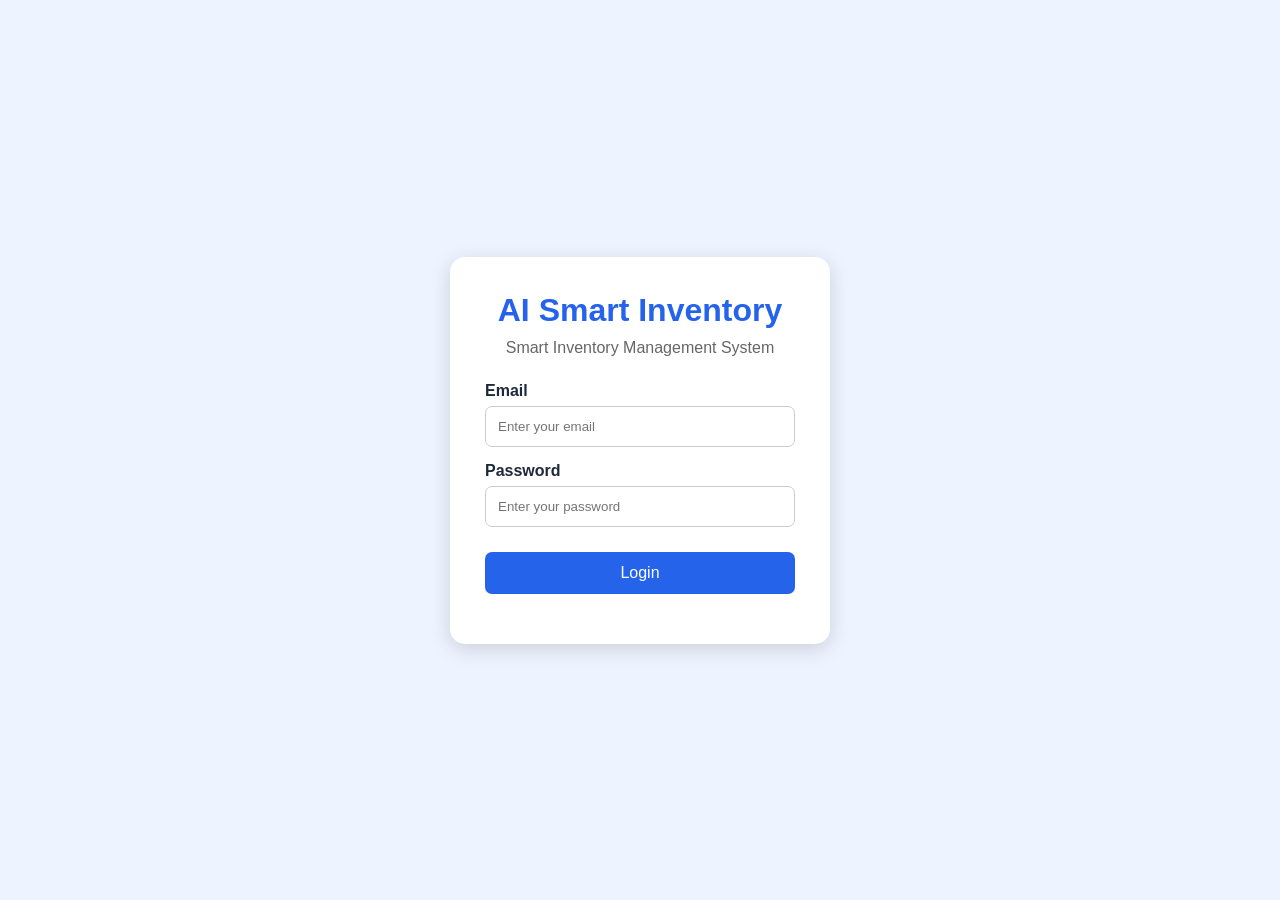
<file: index.html>
<!DOCTYPE html>
<html lang="en">

<head>
    <meta charset="UTF-8">
    <meta name="viewport" content="width=device-width, initial-scale=1.0">

    <title>AI Smart Inventory System</title>

    <link rel="stylesheet" href="style.css">
</head>

<body>

    <div class="login-container">

        <div class="login-box">

            <h1>AI Smart Inventory</h1>

            <p class="subtitle">
                Smart Inventory Management System
            </p>

            <form onsubmit="login(event)">

                <label>Email</label>

                <input
                    type="email"
                    id="email"
                    placeholder="Enter your email"
                    required
                >

                <label>Password</label>

                <input
                    type="password"
                    id="password"
                    placeholder="Enter your password"
                    required
                >

                <button type="submit">
                    Login
                </button>

            </form>

            <p id="message"></p>

        </div>

    </div>

    <script src="script.js"></script>

</body>

</html>
</file>
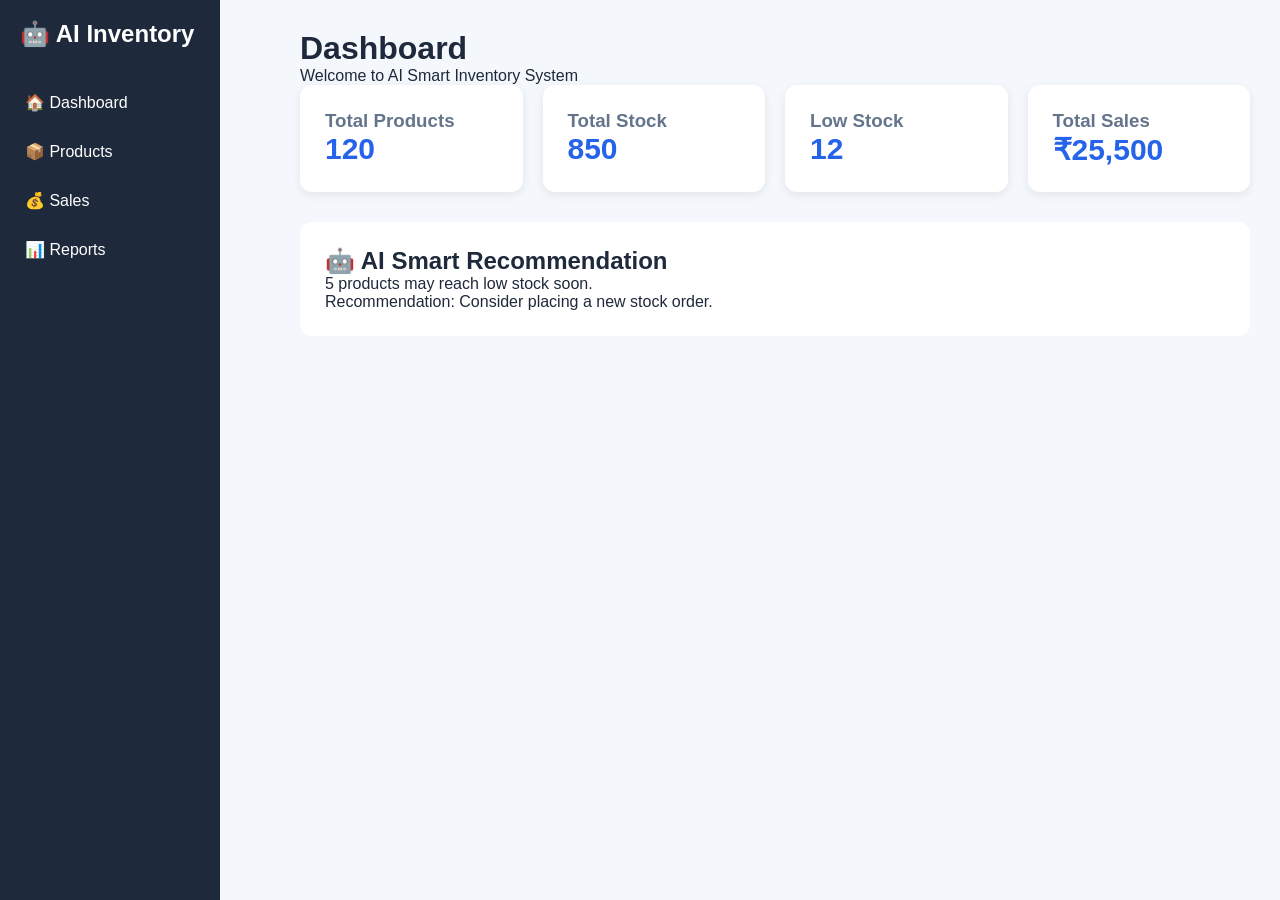
<file: dashboart.html>
<!DOCTYPE html>
<html lang="en">

<head>
    <meta charset="UTF-8">
    <meta name="viewport" content="width=device-width, initial-scale=1.0">

    <title>AI Smart Inventory - Dashboard</title>

    <link rel="stylesheet" href="style.css">

    <style>
        body {
            margin: 0;
            font-family: Arial, sans-serif;
            background: #f4f7fb;
        }

        .sidebar {
            position: fixed;
            left: 0;
            top: 0;
            width: 220px;
            height: 100vh;
            background: #1e293b;
            color: white;
            padding: 20px;
        }

        .sidebar h2 {
            margin-bottom: 30px;
        }

        .sidebar a {
            display: block;
            color: white;
            text-decoration: none;
            padding: 15px 5px;
        }

        .sidebar a:hover {
            background: #334155;
        }

        .main {
            margin-left: 270px;
            padding: 30px;
        }

        .cards {
            display: grid;
            grid-template-columns: repeat(4, 1fr);
            gap: 20px;
        }

        .card {
            background: white;
            padding: 25px;
            border-radius: 12px;
            box-shadow: 0 3px 10px rgba(0,0,0,0.08);
        }

        .card h3 {
            color: #64748b;
        }

        .card h2 {
            color: #2563eb;
            font-size: 30px;
        }

        .ai-box {
            background: white;
            margin-top: 30px;
            padding: 25px;
            border-radius: 12px;
        }
    </style>
</head>

<body>

    <div class="sidebar">

        <h2>🤖 AI Inventory</h2>

        <a href="dashboard.html">🏠 Dashboard</a>
        <a href="products.html">📦 Products</a>
        <a href="sales.html">💰 Sales</a>
        <a href="reports.html">📊 Reports</a>

    </div>

    <div class="main">

        <h1>Dashboard</h1>

        <p>Welcome to AI Smart Inventory System</p>

        <div class="cards">

            <div class="card">
                <h3>Total Products</h3>
                <h2>120</h2>
            </div>

            <div class="card">
                <h3>Total Stock</h3>
                <h2>850</h2>
            </div>

            <div class="card">
                <h3>Low Stock</h3>
                <h2>12</h2>
            </div>

            <div class="card">
                <h3>Total Sales</h3>
                <h2>₹25,500</h2>
            </div>

        </div>

        <div class="ai-box">

            <h2>🤖 AI Smart Recommendation</h2>

            <p>5 products may reach low stock soon.</p>

            <p>
                Recommendation:
                Consider placing a new stock order.
            </p>

        </div>

    </div>

</body>

</html>
</file>
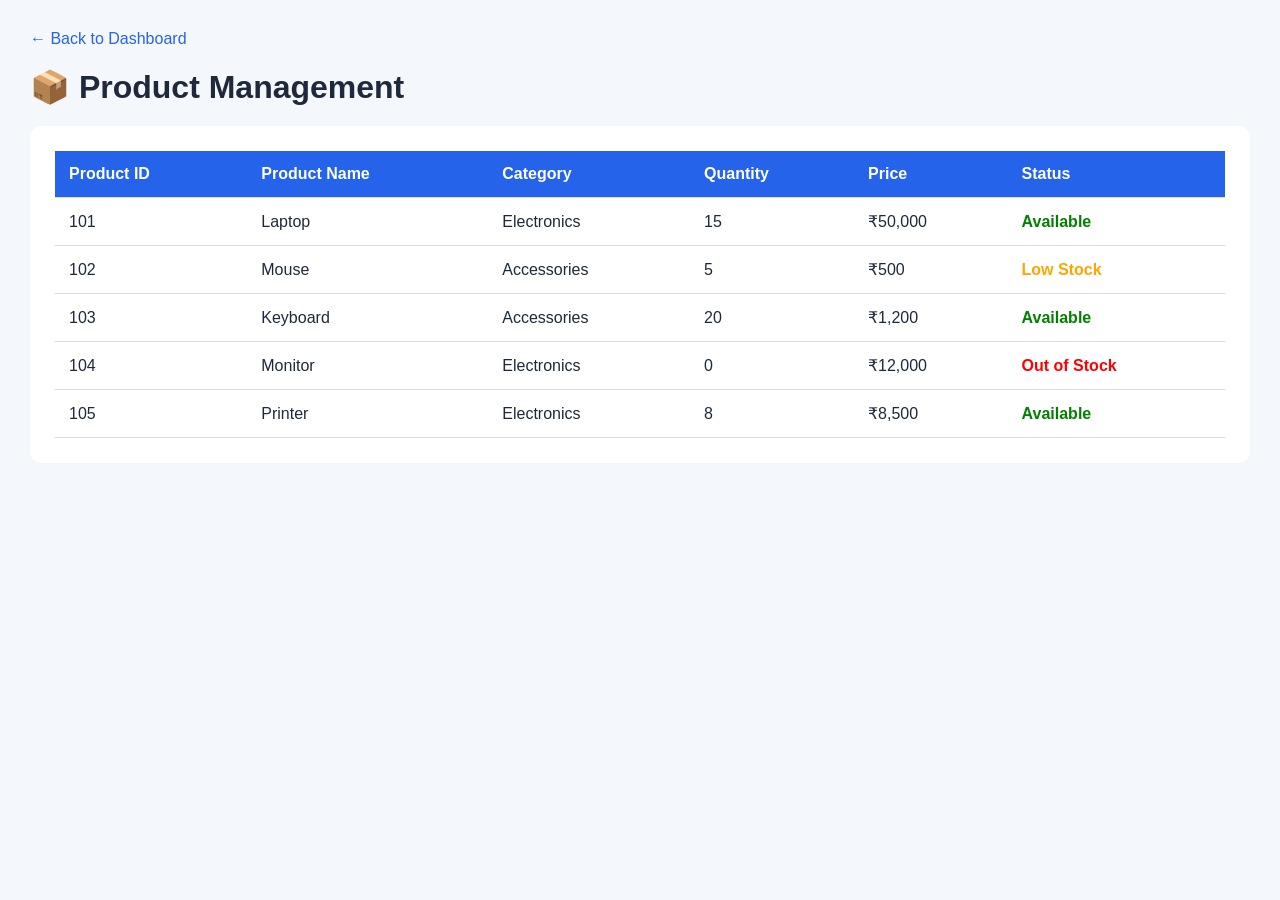
<file: products.html>
<!DOCTYPE html>
<html lang="en">
<head>
    <meta charset="UTF-8">
    <meta name="viewport" content="width=device-width, initial-scale=1.0">
    <title>Products - AI Smart Inventory</title>

    <link rel="stylesheet" href="style.css">

    <style>
        body {
            font-family: Arial, sans-serif;
            background: #f4f7fb;
            margin: 0;
        }

        .main {
            padding: 30px;
        }

        h1 {
            color: #1e293b;
        }

        .product-box {
            background: white;
            padding: 25px;
            margin-top: 20px;
            border-radius: 12px;
            overflow-x: auto;
        }

        table {
            width: 100%;
            border-collapse: collapse;
        }

        th, td {
            padding: 14px;
            border-bottom: 1px solid #ddd;
            text-align: left;
        }

        th {
            background: #2563eb;
            color: white;
        }

        .available {
            color: green;
            font-weight: bold;
        }

        .low {
            color: orange;
            font-weight: bold;
        }

        .out {
            color: red;
            font-weight: bold;
        }

        .back {
            display: inline-block;
            margin-bottom: 20px;
            text-decoration: none;
            color: #2563eb;
        }
    </style>
</head>

<body>

<div class="main">

    <a class="back" href="dashboard.html">
        ← Back to Dashboard
    </a>

    <h1>📦 Product Management</h1>

    <div class="product-box">

        <table>

            <tr>
                <th>Product ID</th>
                <th>Product Name</th>
                <th>Category</th>
                <th>Quantity</th>
                <th>Price</th>
                <th>Status</th>
            </tr>

            <tr>
                <td>101</td>
                <td>Laptop</td>
                <td>Electronics</td>
                <td>15</td>
                <td>₹50,000</td>
                <td class="available">Available</td>
            </tr>

            <tr>
                <td>102</td>
                <td>Mouse</td>
                <td>Accessories</td>
                <td>5</td>
                <td>₹500</td>
                <td class="low">Low Stock</td>
            </tr>

            <tr>
                <td>103</td>
                <td>Keyboard</td>
                <td>Accessories</td>
                <td>20</td>
                <td>₹1,200</td>
                <td class="available">Available</td>
            </tr>

            <tr>
                <td>104</td>
                <td>Monitor</td>
                <td>Electronics</td>
                <td>0</td>
                <td>₹12,000</td>
                <td class="out">Out of Stock</td>
            </tr>

            <tr>
                <td>105</td>
                <td>Printer</td>
                <td>Electronics</td>
                <td>8</td>
                <td>₹8,500</td>
                <td class="available">Available</td>
            </tr>

        </table>

    </div>

</div>

</body>
</html>
</file>
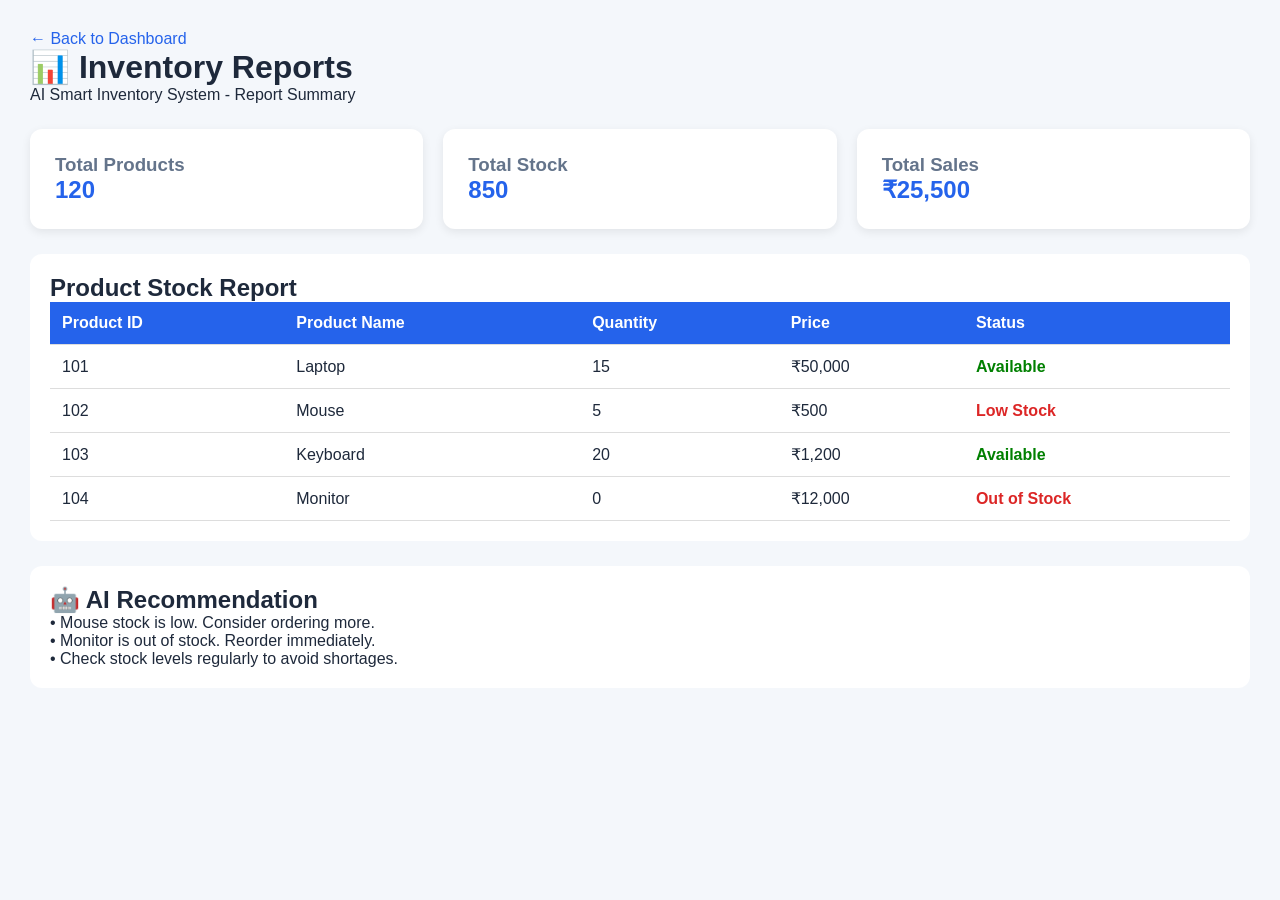
<file: reports.html>
<!DOCTYPE html>
<html lang="en">

<head>
    <meta charset="UTF-8">
    <meta name="viewport" content="width=device-width, initial-scale=1.0">

    <title>Reports - AI Smart Inventory</title>

    <link rel="stylesheet" href="style.css">

    <style>
        body {
            font-family: Arial, sans-serif;
            background: #f4f7fb;
            margin: 0;
        }

        .main {
            padding: 30px;
        }

        h1 {
            color: #1e293b;
        }

        .back {
            color: #2563eb;
            text-decoration: none;
        }

        .cards {
            display: grid;
            grid-template-columns: repeat(3, 1fr);
            gap: 20px;
            margin-top: 25px;
        }

        .card {
            background: white;
            padding: 25px;
            border-radius: 12px;
            box-shadow: 0 3px 10px rgba(0, 0, 0, 0.08);
        }

        .card h3 {
            color: #64748b;
        }

        .card h2 {
            color: #2563eb;
        }

        .report-box {
            background: white;
            padding: 20px;
            margin-top: 25px;
            border-radius: 12px;
            overflow-x: auto;
        }

        table {
            width: 100%;
            border-collapse: collapse;
        }

        th, td {
            padding: 12px;
            text-align: left;
            border-bottom: 1px solid #ddd;
        }

        th {
            background: #2563eb;
            color: white;
        }

        .low {
            color: #dc2626;
            font-weight: bold;
        }

        .available {
            color: green;
            font-weight: bold;
        }

        @media (max-width: 700px) {
            .cards {
                grid-template-columns: 1fr;
            }
        }
    </style>
</head>

<body>

    <div class="main">

        <a class="back" href="dashboard.html">
            ← Back to Dashboard
        </a>

        <h1>📊 Inventory Reports</h1>

        <p>AI Smart Inventory System - Report Summary</p>

        <div class="cards">

            <div class="card">
                <h3>Total Products</h3>
                <h2>120</h2>
            </div>

            <div class="card">
                <h3>Total Stock</h3>
                <h2>850</h2>
            </div>

            <div class="card">
                <h3>Total Sales</h3>
                <h2>₹25,500</h2>
            </div>

        </div>

        <div class="report-box">

            <h2>Product Stock Report</h2>

            <table>

                <tr>
                    <th>Product ID</th>
                    <th>Product Name</th>
                    <th>Quantity</th>
                    <th>Price</th>
                    <th>Status</th>
                </tr>

                <tr>
                    <td>101</td>
                    <td>Laptop</td>
                    <td>15</td>
                    <td>₹50,000</td>
                    <td class="available">Available</td>
                </tr>

                <tr>
                    <td>102</td>
                    <td>Mouse</td>
                    <td>5</td>
                    <td>₹500</td>
                    <td class="low">Low Stock</td>
                </tr>

                <tr>
                    <td>103</td>
                    <td>Keyboard</td>
                    <td>20</td>
                    <td>₹1,200</td>
                    <td class="available">Available</td>
                </tr>

                <tr>
                    <td>104</td>
                    <td>Monitor</td>
                    <td>0</td>
                    <td>₹12,000</td>
                    <td class="low">Out of Stock</td>
                </tr>

            </table>

        </div>

        <div class="report-box">

            <h2>🤖 AI Recommendation</h2>

            <p>• Mouse stock is low. Consider ordering more.</p>

            <p>• Monitor is out of stock. Reorder immediately.</p>

            <p>• Check stock levels regularly to avoid shortages.</p>

        </div>

    </div>

</body>

</html>
</file>
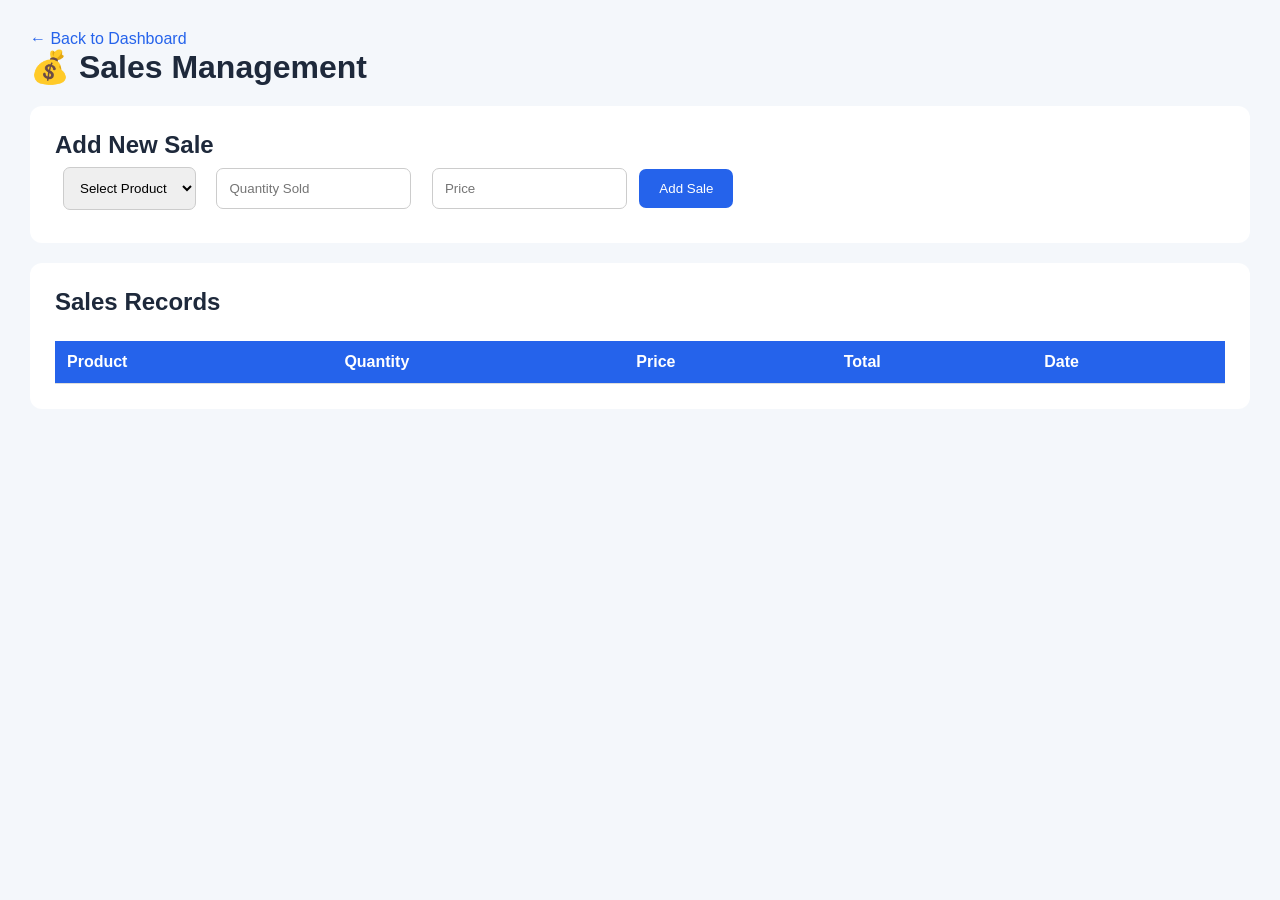
<file: sales.html>
<!DOCTYPE html>
<html lang="en">

<head>
    <meta charset="UTF-8">
    <meta name="viewport" content="width=device-width, initial-scale=1.0">

    <title>Sales - AI Smart Inventory</title>

    <link rel="stylesheet" href="style.css">

    <style>
        body {
            font-family: Arial, sans-serif;
            background: #f4f7fb;
            margin: 0;
        }

        .main {
            padding: 30px;
        }

        h1 {
            color: #1e293b;
        }

        .sales-box {
            background: white;
            padding: 25px;
            margin-top: 20px;
            border-radius: 12px;
        }

        input,
        select {
            padding: 12px;
            margin: 8px;
            border: 1px solid #ccc;
            border-radius: 7px;
        }

        button {
            padding: 12px 20px;
            background: #2563eb;
            color: white;
            border: none;
            border-radius: 7px;
            cursor: pointer;
        }

        table {
            width: 100%;
            margin-top: 25px;
            border-collapse: collapse;
        }

        th,
        td {
            padding: 12px;
            border-bottom: 1px solid #ddd;
            text-align: left;
        }

        th {
            background: #2563eb;
            color: white;
        }

        .back {
            text-decoration: none;
            color: #2563eb;
        }
    </style>
</head>

<body>

    <div class="main">

        <a class="back" href="dashboard.html">
            ← Back to Dashboard
        </a>

        <h1>💰 Sales Management</h1>

        <div class="sales-box">

            <h2>Add New Sale</h2>

            <select id="product">
                <option value="">Select Product</option>
                <option value="Laptop">Laptop</option>
                <option value="Mouse">Mouse</option>
                <option value="Keyboard">Keyboard</option>
                <option value="Monitor">Monitor</option>
                <option value="Printer">Printer</option>
            </select>

            <input
                type="number"
                id="quantity"
                placeholder="Quantity Sold"
                min="1"
            >

            <input
                type="number"
                id="price"
                placeholder="Price"
                min="0"
            >

            <button onclick="addSale()">Add Sale</button>

        </div>

        <div class="sales-box">

            <h2>Sales Records</h2>

            <table id="salesTable">

                <tr>
                    <th>Product</th>
                    <th>Quantity</th>
                    <th>Price</th>
                    <th>Total</th>
                    <th>Date</th>
                </tr>

            </table>

        </div>

    </div>

    <script>

        function addSale() {

            const product =
                document.getElementById("product").value;

            const quantity =
                Number(document.getElementById("quantity").value);

            const price =
                Number(document.getElementById("price").value);

            if (product === "" || quantity <= 0 || price <= 0) {

                alert("Please enter all sale details.");

                return;
            }

            const total = quantity * price;

            const date = new Date().toLocaleDateString();

            const table =
                document.getElementById("salesTable");

            const row = table.insertRow();

            row.innerHTML = `
                <td>${product}</td>
                <td>${quantity}</td>
                <td>₹${price}</td>
                <td>₹${total}</td>
                <td>${date}</td>
            `;

            alert("Sale Added Successfully!");

            document.getElementById("product").value = "";
            document.getElementById("quantity").value = "";
            document.getElementById("price").value = "";
        }

    </script>

</body>

</html>
</file>
<file: style.css>
* {
    box-sizing: border-box;
    margin: 0;
    padding: 0;
}

body {
    font-family: Arial, sans-serif;
    background: #eef4ff;
    color: #1e293b;
}

.login-container {
    min-height: 100vh;
    display: flex;
    justify-content: center;
    align-items: center;
}

.login-box {
    width: 380px;
    background: white;
    padding: 35px;
    border-radius: 15px;
    box-shadow: 0 5px 20px rgba(0, 0, 0, 0.15);
    text-align: center;
}

.login-box h1 {
    color: #2563eb;
    margin-bottom: 10px;
}

.subtitle {
    color: #666;
    margin-bottom: 25px;
}

.login-box label {
    display: block;
    text-align: left;
    margin-top: 15px;
    margin-bottom: 6px;
    font-weight: bold;
}

.login-box input {
    width: 100%;
    padding: 12px;
    border: 1px solid #ccc;
    border-radius: 7px;
}

.login-box button {
    width: 100%;
    padding: 12px;
    margin-top: 25px;
    background: #2563eb;
    color: white;
    border: none;
    border-radius: 7px;
    cursor: pointer;
    font-size: 16px;
}

.login-box button:hover {
    background: #1d4ed8;
}

#message {
    margin-top: 15px;
    color: green;
}
</file>
